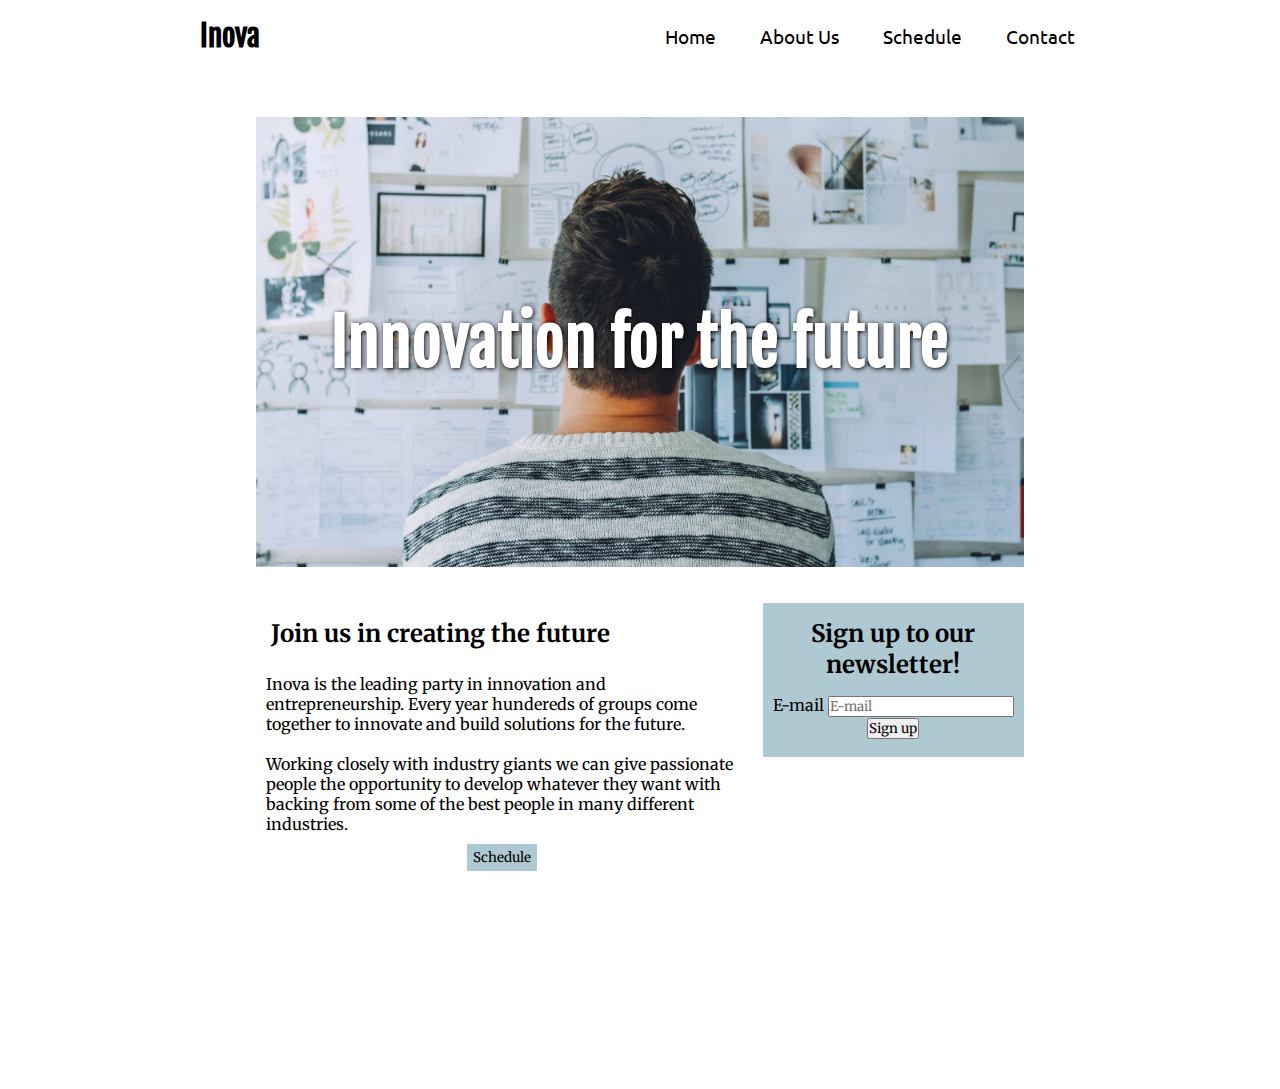
<file: index.html>
<!DOCTYPE html>
<html lang="en">
  <head>
    <meta charset="UTF-8" />
    <meta name="viewport" content="width=device-width, initial-scale=1.0" />
    <title>Inova - Innovation Camp</title>
    <link rel="stylesheet" href="./css/general.css" />
    <link rel="stylesheet" href="./css/index.css" />
  </head>
  <body>
    <nav>
      <h1 class="very-large fjalla padding-15">Inova</h1>
      <ul>
        <li class=""><a href="./index.html">Home</a></li>
        <li class=""><a href="./about.html">About Us</a></li>
        <li class=""><a href="./schedule.html">Schedule</a></li>
        <li class=""><a href="./contact.html">Contact</a></li>
      </ul>
    </nav>
    <section class="wrapper">
      <section class="image-container" id="fp-1">
        <h2 class="white fjalla" id="motto">Innovation for the future</h2>
      </section>
      <section class="spacer"></section>
      <section class="content-container">
        <section class="sub-container" id="sub-cont-1">
          <h3 class="large padding-15">Join us in creating the future</h3>
          <p class="padding-10">
            Inova is the leading party in innovation and entrepreneurship. Every year
            hundereds of groups come together to innovate and build solutions for the 
            future.
          </p>
          <p class="padding-10">
            Working closely with industry giants we can give passionate people
            the opportunity to develop whatever they want with backing from some of
            the best people in many different industries.
          </p>
          <button class="sb"><a href="./schedule.html">Schedule</a></button>
        </section>
        <section class="sub-container" id="sub-cont-2">
          <h3 class="large padding-15 center">Sign up to our newsletter!</h3>
          <form action="./schedule.html" title="Newsletter form">
            <label for="email">E-mail</label>
            <input type="text" id="email" name="E-mail" title="E-mail" placeholder="E-mail" />
            <input type="submit" value="Sign up" title="Sign up for newsletter" />
          </form>
        </section>
      </section>
      <section class="spacer"></section>
    </section>
  </body>
</html>
</file>
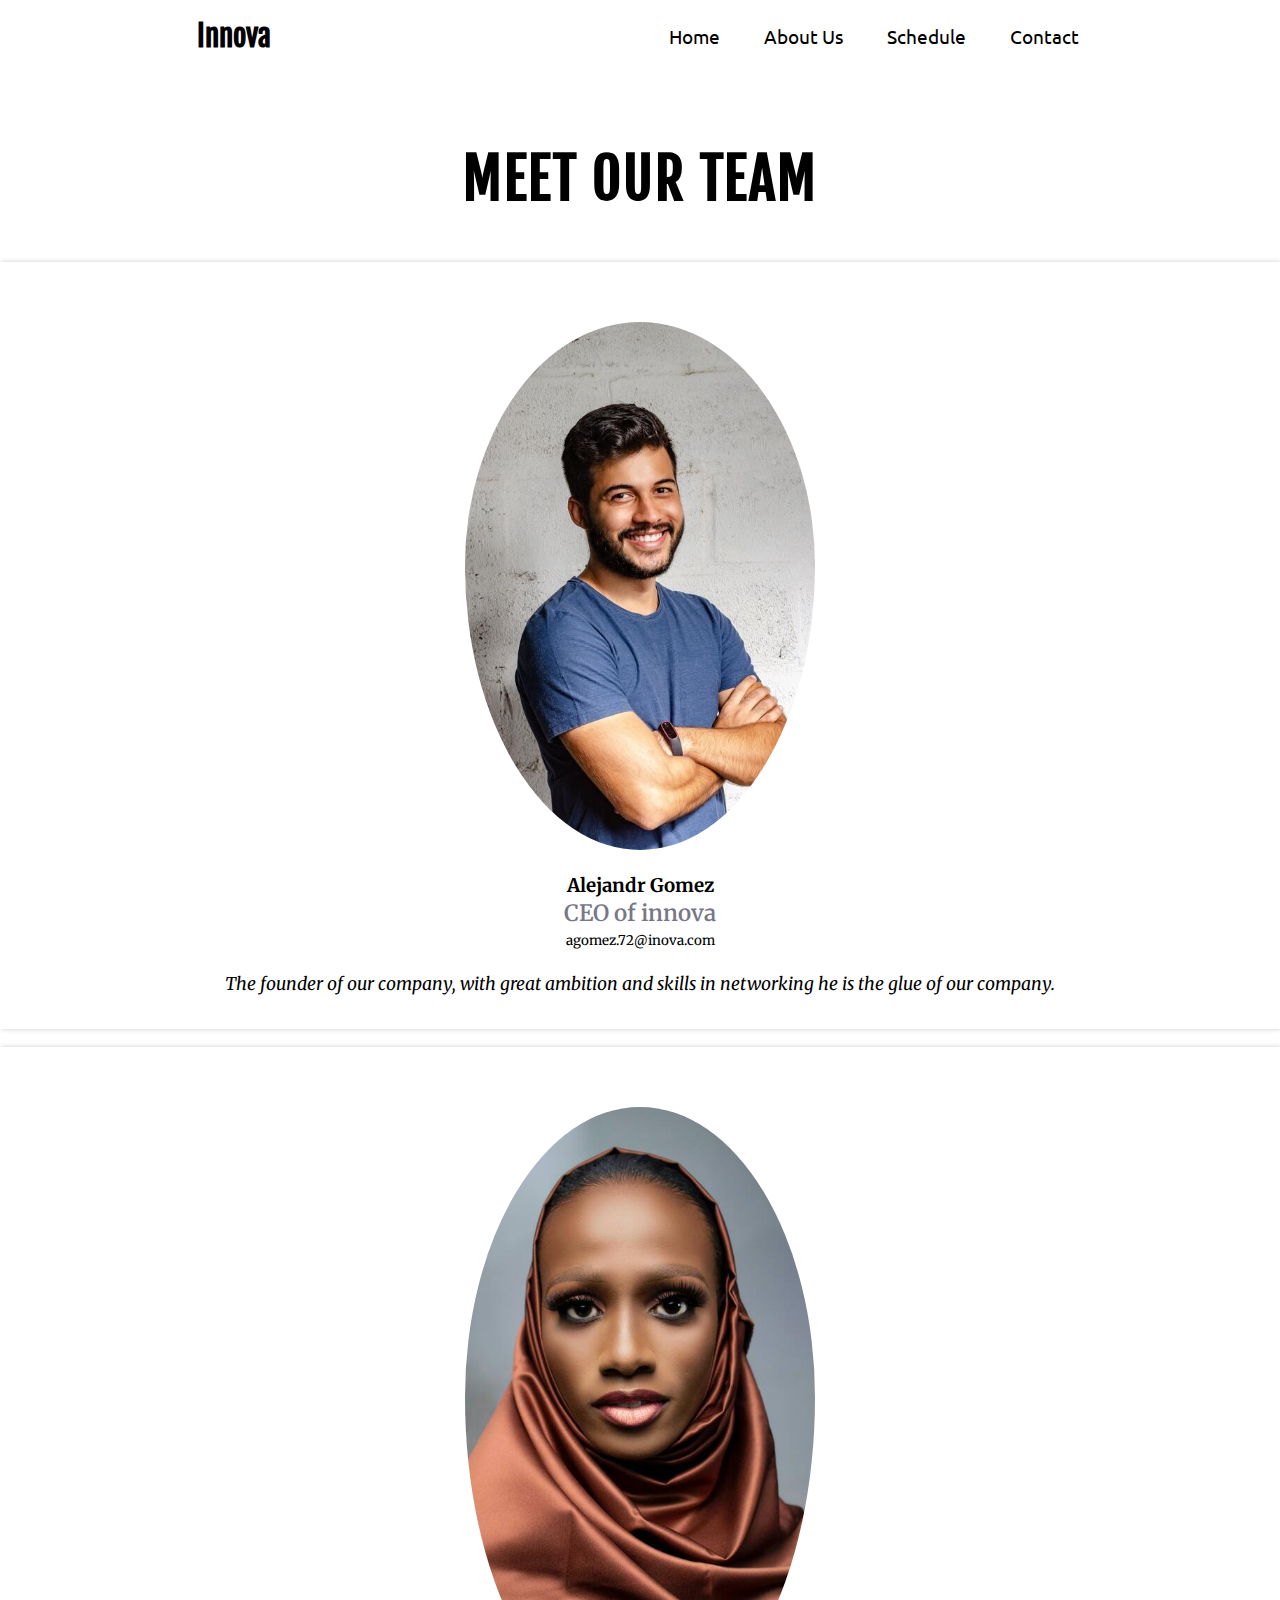
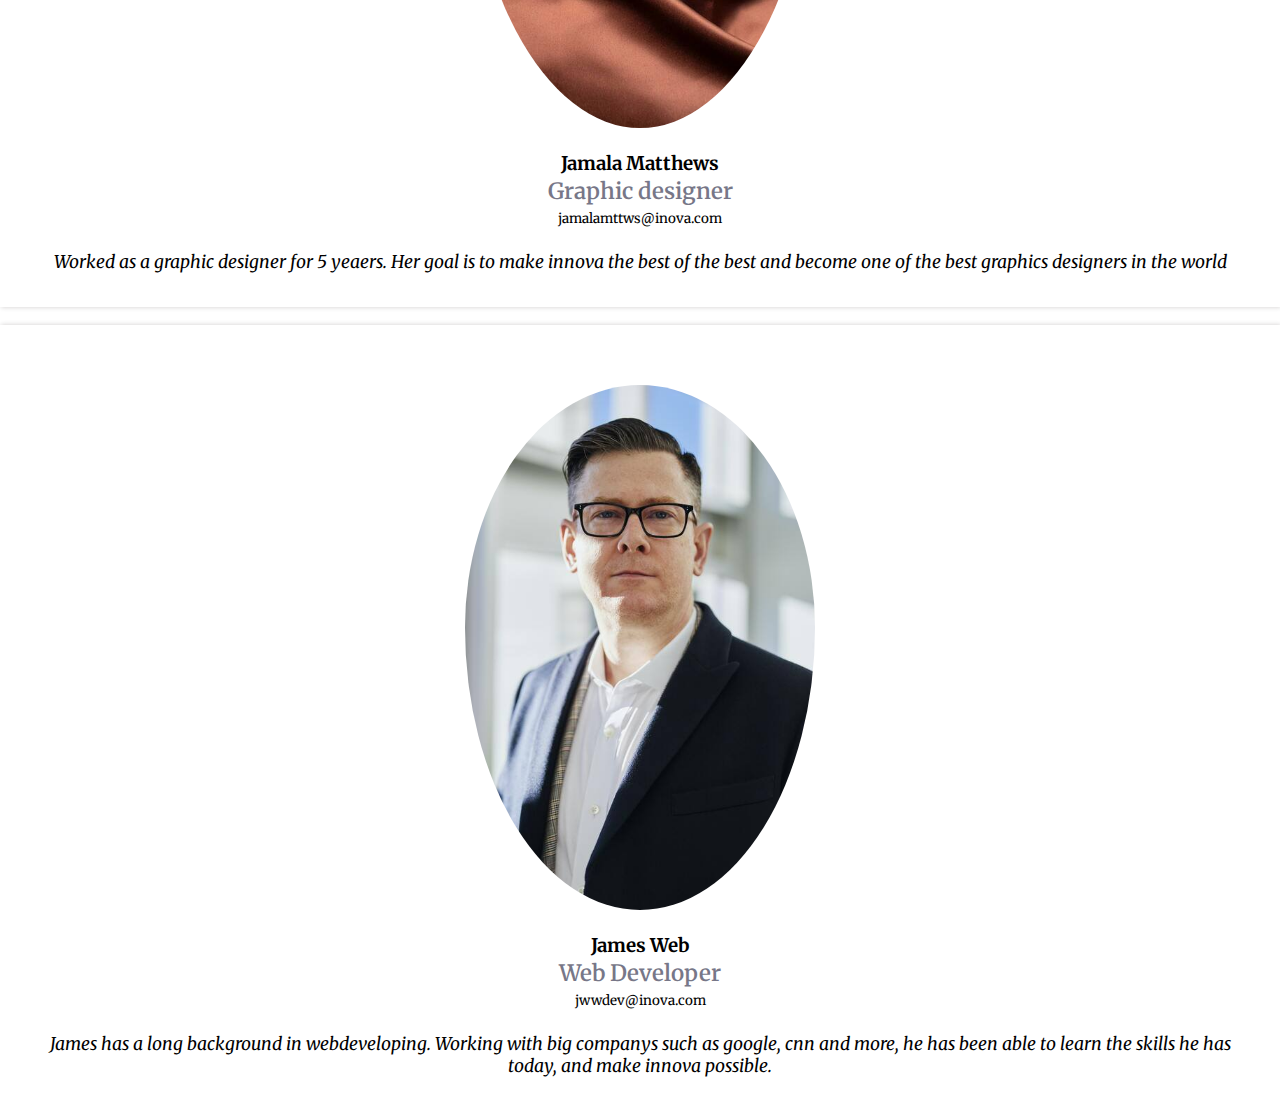
<file: about.html>
<!DOCTYPE html>
<html lang="en">
  <head>
    <meta charset="utf-8" />
    <meta name="viewport" content="width=device-width, initial-scale=1.0" />
    <title>About Us</title>
    <link rel="stylesheet" type="text/css" href="./css/general.css" />
    <link rel="stylesheet" type="text/css" href="./css/about.css" />
  </head>
  <body>
    <nav>
      <h1 class="very-large fjalla padding-15">Innova</h1>
      <ul>
        <li class=""><a href="./index.html">Home</a></li>
        <li class=""><a href="./about.html">About Us</a></li>
        <li class=""><a href="./schedule.html">Schedule</a></li>
        <li class=""><a href="./contact.html">Contact</a></li>
      </ul>
    </nav>

    <section class="container">
      <h1 class="heading fjalla center">Meet our TEAM</h1>

      <section class="item">
        <img src="./images/2.jpg" section alt="Headshot of Alejandr Gomez" class="staff" />
        <section class="members">
          <h3>Alejandr Gomez</h3>
          <p class="jobtitle">CEO of innova</p>
          <p><small>agomez.72@inova.com</small></p>
          <p class="about">
            The founder of our company, with great ambition and skills in
            networking he is the glue of our company.
          </p>
        </section>
      </section>

      <section class="item">
        <section class="members">
          <img src="./images/1.jpg" alt="Headshot of Jamala Matthews" section class="staff" />
          <h3>Jamala Matthews</h3>
          <p class="jobtitle">Graphic designer</p>
          <p><small>jamalamttws@inova.com</small></p>
          <p class="about">
            Worked as a graphic designer for 5 yeaers. Her goal is to make
            innova the best of the best and become one of the best graphics
            designers in the world
          </p>
        </section>
      </section>

      <section class="item">
        <img src="./images/3.jpg" alt="Headshot of James Web" section class="staff" />
        <section class="members">
          <h3>James Web</h3>
          <p class="jobtitle">Web Developer</p>
          <p><small>jwwdev@inova.com</small></p>
          <p class="about">
            James has a long background in webdeveloping. Working with big
            companys such as google, cnn and more, he has been able to learn the
            skills he has today, and make innova possible.
          </p>
        </section>
      </section>
    </section>
  </body>
</html>
</file>
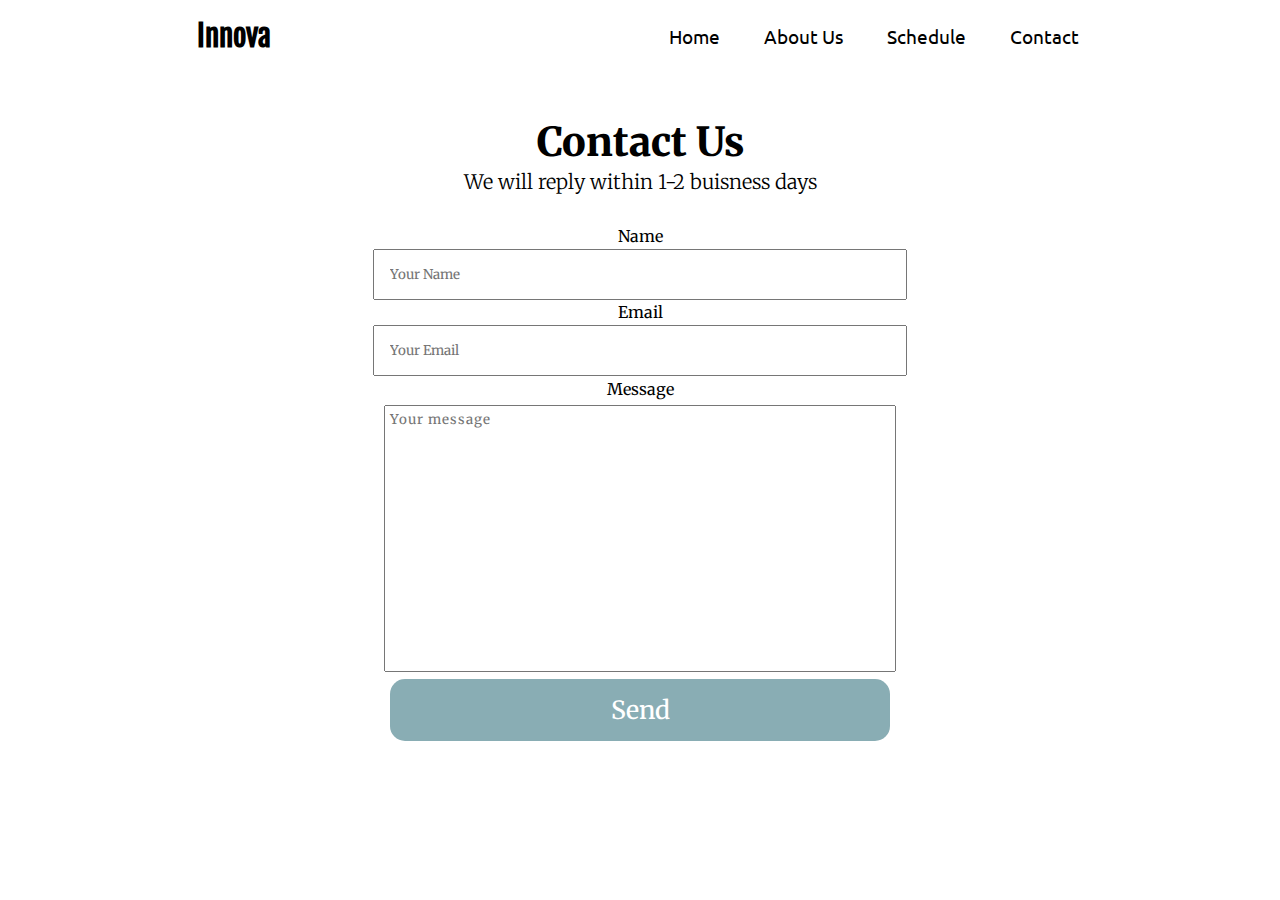
<file: contact.html>
<!DOCTYPE html>
<html lang="en">
  <head>
    <meta charset="UTF-8" />
    <meta name="viewport" content="width=device-width, initial-scale=1.0" />
    <title>Contact Us</title>
    <link rel="stylesheet" href="./css/general.css" />
    <link rel="stylesheet" href="./css/contact.css" />
    <!-- Link ditt CSS her. -->
  </head>
  <body>
    <nav>
      <h1 class="very-large fjalla padding-15">Innova</h1>
      <ul>
        <li class=""><a href="./index.html">Home</a></li>
        <li class=""><a href="./about.html">About Us</a></li>
        <li class=""><a href="./schedule.html">Schedule</a></li>
        <li class=""><a href="./contact.html">Contact</a></li>
      </ul>
    </nav>
    <h2 class="title">Contact Us</h2>
    <h3 class="reply">We will reply within 1-2 buisness days</h3>

    <form class="Contact" action="index.html" title="Contact Form" method="post">
      <label for="name">Name</label>
      <input
        type="text"
        name="name"
        class="typeinn"
        placeholder="Your Name"
        required
        id="name"
        title="Name"
      />
      <label for="email">Email</label>
      <input
        type="email"
        name="email"
        class="typeinn"
        placeholder="Your Email"
        required
        id="email"
        title="E-mail"
      />
      <label for="message">Message</label>
      <textarea
        name="message"
        class="message"
        rows="15"
        placeholder="Your message"
        required
        id="message"
        title="Message"
      ></textarea>
      <input type="submit" name="submit" class="sendbutton" title="Send Message" value="Send" />
    </form>
  </body>
</html>
</file>
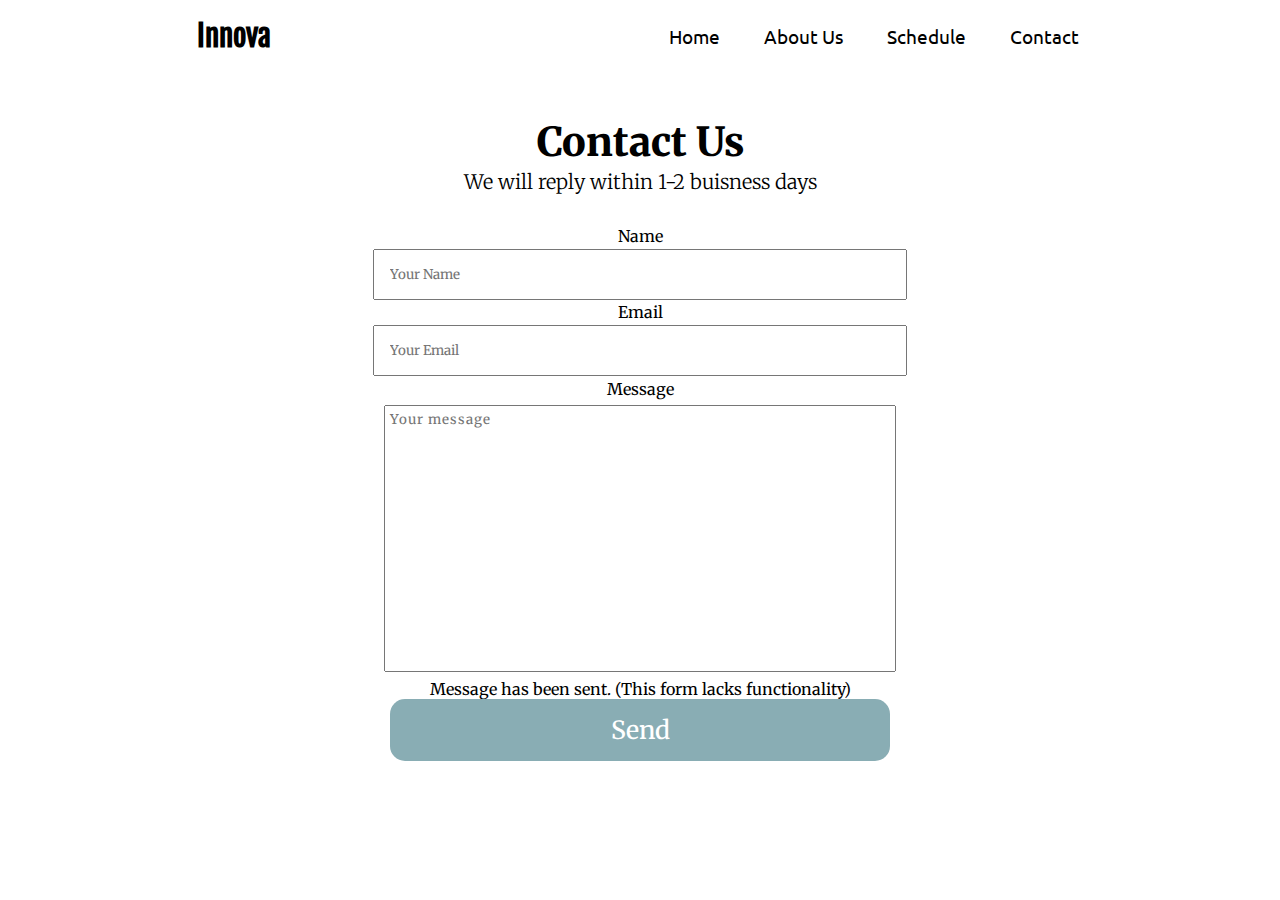
<file: contact2.html>
<!DOCTYPE html>
<html lang="en">
  <head>
    <meta charset="UTF-8" />
    <meta name="viewport" content="width=device-width, initial-scale=1.0" />
    <title>Contact Us</title>
    <link rel="stylesheet" href="./css/general.css" />
    <link rel="stylesheet" href="./css/contact.css" />
    <!-- Link ditt CSS her. -->
  </head>
  <body>
    <nav>
      <h1 class="very-large fjalla padding-15">Innova</h1>
      <ul>
        <li class=""><a href="./index.html">Home</a></li>
        <li class=""><a href="./about.html">About Us</a></li>
        <li class=""><a href="./schedule.html">Schedule</a></li>
        <li class=""><a href="./contact.html">Contact</a></li>
      </ul>
    </nav>
    <h2 class="title">Contact Us</h2>
    <h3 class="reply">We will reply within 1-2 buisness days</h3>

    <form class="Contact" action="contact2.html" title="Contact Form" method="post">
      <label for="name">Name</label>
      <input
        type="text"
        name="name"
        class="typeinn"
        placeholder="Your Name"
        required
        id="name"
        title="Name"
      />
      <label for="email">Email</label>
      <input
        type="email"
        name="email"
        class="typeinn"
        placeholder="Your Email"
        required
        id="email"
        title="E-mail"
      />
      <label for="message">Message</label>
      <textarea
        name="message"
        class="message"
        rows="15"
        placeholder="Your message"
        required
        id="message"
        title="Message"
      ></textarea>
      <p>Message has been sent. (This form lacks functionality)</p>
      <input type="submit" name="submit" class="sendbutton" title="Send Message" value="Send" />
    </form>
  </body>
</html>
</file>
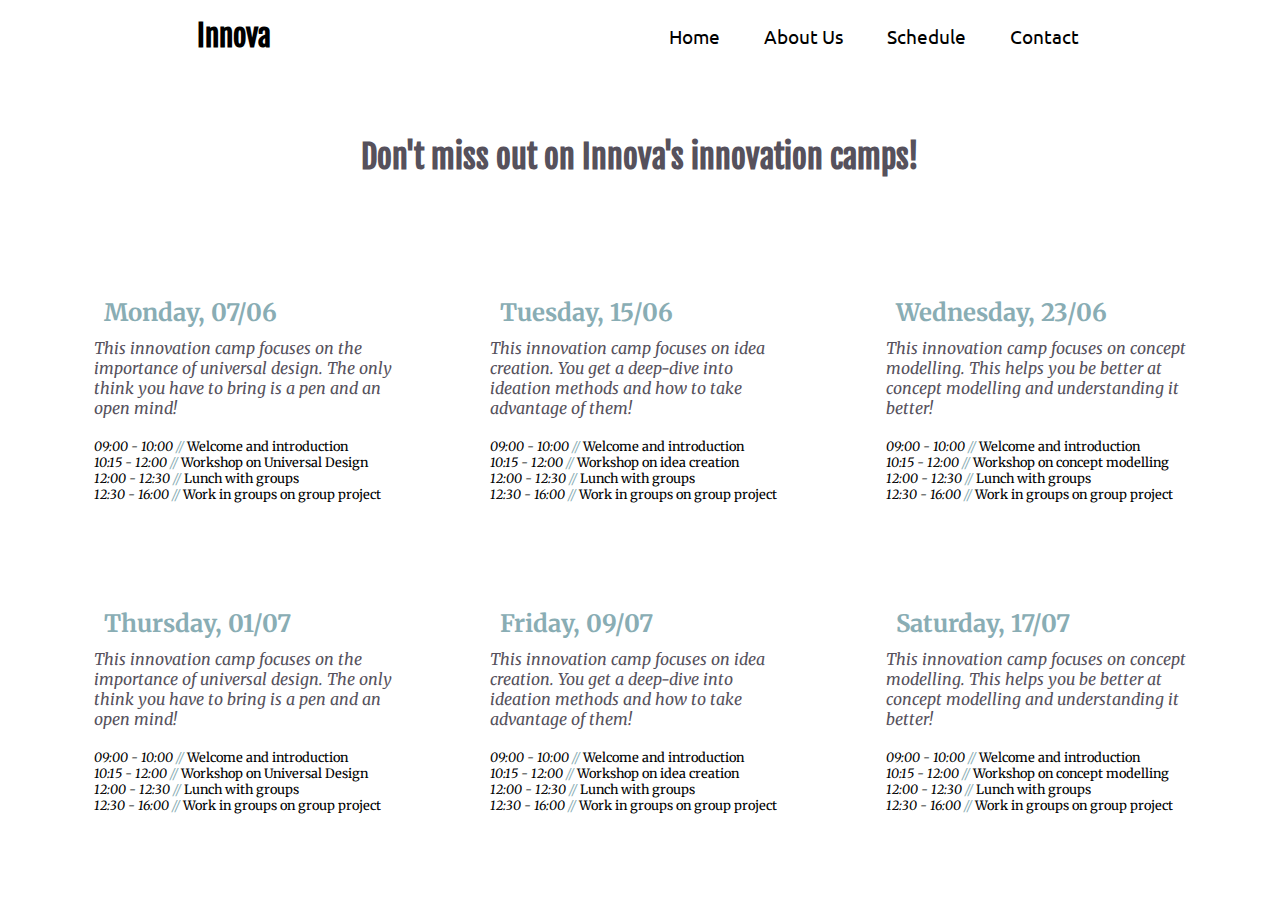
<file: schedule.html>
<!DOCTYPE html>
<html lang="en">
  <head>
    <meta charset="UTF-8" />
    <meta name="viewport" content="width=device-width, initial-scale=1.0" />
    <title>Our Schedule</title>
    <link rel="stylesheet" href="./css/general.css" />
    <link rel="stylesheet" href="./css/schedule.css" />
  </head>
  <body>
    <nav>
      <h1 class="very-large fjalla padding-15">Innova</h1>
      <ul>
        <li class=""><a href="./index.html">Home</a></li>
        <li class=""><a href="./about.html">About Us</a></li>
        <li class=""><a href="./schedule.html">Schedule</a></li>
        <li class=""><a href="./contact.html">Contact</a></li>
      </ul>
    </nav>

    <br />
    <h1 class="introduction fjalla dark-blue">
      Don't miss out on Innova's innovation camps!
    </h1>
    <br />

    <section class="flex-container">
      <section class="text-container">
        <h3 class="teal padding-10 large">Monday, 07/06</h3>
        <p class="dark-blue">
          <em
            >This innovation camp focuses on the importance of universal design.
            The only think you have to bring is a pen and an open mind!</em
          >
        </p>
        <br />
        <p class="small">
          <em>09:00 - 10:00</em> <em class="teal">//</em> Welcome and
          introduction <br />
          <em>10:15 - 12:00</em> <em class="teal">//</em> Workshop on Universal
          Design <br />
          <em>12:00 - 12:30</em> <em class="teal">//</em> Lunch with groups
          <br />
          <em>12:30 - 16:00</em> <em class="teal">//</em> Work in groups on
          group project
        </p>
      </section>
      <section class="text-container">
        <h3 class="teal padding-10 large">Tuesday, 15/06</h3>
        <p class="dark-blue">
          <em>This innovation camp focuses on idea creation. You get a deep-dive
            into ideation methods and how to take advantage of them!</em>
        </p>
        <br />
        <p class="small">
          <em>09:00 - 10:00</em> <em class="teal">//</em> Welcome and
          introduction <br /><em>10:15 - 12:00</em>
          <em class="teal">//</em> Workshop on idea creation <br />
          <em>12:00 - 12:30</em> <em class="teal">//</em> Lunch with groups
          <br />
          <em>12:30 - 16:00</em> <em class="teal">//</em> Work in groups on
          group project
        </p>
      </section>
      <section class="text-container">
        <h3 class="teal padding-10 large">Wednesday, 23/06</h3>
        <p class="dark-blue">
          <em>This innovation camp focuses on concept modelling. This helps you
            be better at concept modelling and understanding it better!</em>
        </p>
        <br />
        <p class="small">
          <em>09:00 - 10:00</em> <em class="teal">//</em> Welcome and
          introduction <br /><em>10:15 - 12:00</em>
          <em class="teal">//</em> Workshop on concept modelling <br />
          <em>12:00 - 12:30</em> <em class="teal">//</em> Lunch with groups
          <br />
          <em>12:30 - 16:00</em> <em class="teal">//</em> Work in groups on
          group project
        </p>
      </section>
      <section class="text-container">
        <h3 class="teal padding-10 large">Thursday, 01/07</h3>
        <p class="dark-blue">
          <em
            >This innovation camp focuses on the importance of universal design.
            The only think you have to bring is a pen and an open mind!</em
          >
        </p>
        <br />
        <p class="small">
          <em>09:00 - 10:00</em> <em class="teal">//</em> Welcome and
          introduction <br /><em>10:15 - 12:00</em>
          <em class="teal">//</em> Workshop on Universal Design <br />
          <em>12:00 - 12:30</em> <em class="teal">//</em> Lunch with groups
          <br />
          <em>12:30 - 16:00</em> <em class="teal">//</em> Work in groups on
          group project
        </p>
      </section>
      <section class="text-container">
        <h3 class="teal padding-10 large">Friday, 09/07</h3>
        <p class="dark-blue">
          <em
            >This innovation camp focuses on idea creation. You get a deep-dive
            into ideation methods and how to take advantage of them!</em
          >
        </p>
        <br />
        <p class="small">
          <em>09:00 - 10:00</em> <em class="teal">//</em> Welcome and
          introduction <br /><em>10:15 - 12:00</em>
          <em class="teal">//</em> Workshop on idea creation <br />
          <em>12:00 - 12:30</em> <em class="teal">//</em> Lunch with groups
          <br />
          <em>12:30 - 16:00</em> <em class="teal">//</em> Work in groups on
          group project
        </p>
      </section>
      <section class="text-container">
        <h3 class="teal padding-10 large">Saturday, 17/07</h3>
        <p class="dark-blue">
          <em
            >This innovation camp focuses on concept modelling. This helps you
            be better at concept modelling and understanding it better!</em
          >
        </p>
        <br />
        <p class="small">
          <em>09:00 - 10:00</em> <em class="teal">//</em> Welcome and
          introduction <br /><em>10:15 - 12:00</em>
          <em class="teal">//</em> Workshop on concept modelling <br />
          <em>12:00 - 12:30</em> <em class="teal">//</em> Lunch with groups
          <br />
          <em>12:30 - 16:00</em> <em class="teal">//</em> Work in groups on
          group project
        </p>
      </section>
    </section>
  </body>
</html>
</file>
<file: css/general.css>
/* 
Dette er den generelle CSS filen. Dette fungerer på samme måte som f.eks. et CSS framework, i og med at det
er tilgjengelig på alle sidene og man kan hente og bruke fra dette dokumentet som man ønsker.
*/

/* Her importerer vi 2 fonter fra fonts.google.com */
@import url('https://fonts.googleapis.com/css2?family=Fjalla+One&family=Merriweather:ital,wght@0,300;0,400;0,700;0,900;1,300;1,400;1,700;1,900&family=Ubuntu:wght@300;400;500;700&display=swap');
/* Fjerner standard margin og padding som ligger inne i alle HTMl elementer som default. */
* {
    margin: 0%;
    padding: 0%;
    /* Setter standard fontent til Merriweather */
    font-family: "Merriweather", serif;
}

/* Setter høyden til body lik høyden til nettleseren. */
html, body  {
    height: 100%;
}

/* Generelle tekstelementer */


/* Legg til classen på objekter du vil at skal bruke Fjalla fonten */
.fjalla {
    font-family: 'Fjalla One', sans-serif !important;
}

.merriweather {
    font-family: 'Merriweather', serif;
}

/* Forskjellige universielle tekst-størrelser */
.small {
    font-size: 0.8rem;
}

.medium {
    font-size: 1.2rem;
}

.large {
    font-size: 1.5rem;
}

.very-large {
    font-size: 1.8rem;
}

/* Forskjellige universielle paddinger for tekst */
.padding-5 {
    padding: 5px !important;
}

.padding-10 {
    padding: 10px !important;
}

.padding-15 {
    padding: 15px !important;
}

/* Farger */
.white {
    color: #fff;
}

.black {
    color: #000;
}

.center {
    text-align: center;
}

/* Navigasjon */
nav {
    width: 100%;
    height: 8vh;
    min-height: 60px;
    /* background-color: #aec9d1; */
    display: flex;
    justify-content: space-around;
    align-items: center;
    flex-wrap: wrap;
    color: black;
    margin-bottom: 5vh;
}

nav ul {
    list-style: none;
}

nav ul li {
    display: inline-block;
    margin: 0 10px;
    padding: 0 10px;
    font-family: 'Ubuntu', sans-serif !important;
    height: 8vh;
    line-height: 8vh;
    font-size: 1.2rem;
}

nav ul li:hover {
    background-color: #ffc2c4;
}

/* Linkstyle */
a {
    text-decoration: none;
    color: inherit;
    font-family: inherit;
}

.center {
    text-align: center;
    margin: auto;
}


/* Queries */
@media only screen and (max-width: 360px) {
    nav ul li {
        font-size: 0.6rem;
        margin: 0 0;
        padding: 0 2px;
    }
}

@media only screen and (min-width: 600px) {
    
}

@media only screen and (max-width: 768px) {
    nav ul li {
        font-size: 0.8rem;
    }
}

@media only screen and (min-width: 992px) {

}

@media only screen and (min-width: 1200px) {

}
</file>
<file: css/index.css>
.wrapper {
    width: 60%;
    height: 100%;
    margin: auto;
}

.image-container {
    width: 100%;
    height: 50vh;
    background-image: url('../images/fp-2.jpg');
    background-position: 65% 50%;
    background-size: cover;
    background-repeat: no-repeat;   
}

.content-container {
    width: 100%;
    height: 50vh;
    display: flex;
    justify-content: space-between;
    align-items: center;
}

.sub-container {
    
    height: 100%;
    display: inline-block;
}

#sub-cont-1 {
    width: 64%;
    
}

#sub-cont-2 {
    width: 34%;
    height: auto !important;
    background-color: #AEC9D1;
    align-self: flex-start;
}
.spacer {
    width: 100%;
    height: 4vh;
}

form {
    width: 100%;
    margin-bottom: 2vh;
    text-align: center;
}

form input {

}


button {
    width: 70px;
    height: 3vh;
    border-radius: 0;
    border: none;
    outline: none;
    background-color: #FFC2c4;
    text-align: center;
    margin: auto;
    display: block;
}

#fp-1 {
    display: flex;
    justify-content: center;
    align-items: center;
}

#motto {
    font-size: 4rem !important;
    text-shadow: 1px 1px 5px black;
    text-align: center;
}

.sb {
    background-color: #AEC9D1;
}

.sb:hover {
    background-color: #81acb9;
}

.sb:focus {
    border: 1px solid black;
}

/* Queries */
@media only screen and (max-width: 360px) {
    
}

@media only screen and (min-width: 600px) {
    
}

@media only screen and (max-width: 768px) {

}

@media only screen and (min-width: 992px) {

}

@media only screen and (max-width: 1231px) {
    .content-container {
        flex-wrap: wrap;
        height: auto;
    }

    .wrapper {
        height: auto;
        margin: 3vh auto;
        padding-top: 3vh;
        width: 85%;
    }

    #sub-cont-1 {
        width: 100%;
        text-align: center;
        margin-bottom: 3vh;
    }
    #sub-cont-2 {
        width: 100%; 
    }

    .image-container {
        width: 100%;
    }
}
</file>
<file: css/about.css>
*{
    margin: 0;
    padding: 0;
    }
.heading{
    text-align: center;
    text-transform: uppercase;
    letter-spacing: 2px;
    font-size: 3.5rem;
    padding-top: 3vh;
    padding-bottom: 30px;
}

.members{
padding-bottom: 5px;
display: block;



}
    
.staff{
    width: 350px;
    padding: 20px;
    background-repeat: no-repeat;
    border-radius: 100%;
    
}

.item{
    text-align: center;
    width: 100%;
    box-shadow: 1px 0px 5px 0px rgba(20,0,0,0.2);
    margin: 2vh 0;
}

.jobtitle{
    color: #778;
    font-size: 1.8rem;
    font-weight: 600;
    padding: 5px;
}


.about{
    font-size: 1.1rem;
    margin: 1.5rem 0;
    font-style: italic;
    text-align: center;
    
}

/* Media Queries */
@media screen and (max-width: 1100px) {
    .jobtitle{
          font-size: 1.4rem;
          padding: 2px;
      }
      .about{
        padding: 0 30px 5px 30px;
      }
      
      .staff{
          padding-top: 60px;
      
          }
    
        
  }

@media screen and (max-width: 992px) {
    
    .jobtitle{
          font-size: 2 rem;
          padding: 2px;
      }
      .about{
        padding: 0 30px 5px 30px;
          font-size: 1.1rem;
      }
      
      .staff{
          padding-top: 60px;
      
    }
}

  @media screen and (min-width: 660px) {
      .jobtitle{
          font-size: 1.4rem;
          padding: 2px;
      }
      .about{
          padding: 0 30px 5px 30px;
          font-size: 1.1rem
      }
      
      .staff{
          padding-top: 60px;
      
      }
}
</file>
<file: css/contact.css>
body{
    margin: 0;
    padding: 0;
    text-align: center;
}

.title{
    font-weight: 800;
    font-size: 40px;
    margin-bottom: 2px;
}

.reply{
    font-weight: 100;
    font-size: 20px;
}

.Contact{
    display: flex;
    flex-direction: column;
    align-items: center;
    padding: 2em;
}

.typeinn{
margin: 0.2em;
flex-basis: 15%;
padding: 15px;
width: 70%;
max-width: 500px;
}

.message{
margin: 0.5em;
letter-spacing: 1px;
padding: 5px;
resize: none;
width: 70%;
max-width: 500px;
}

.sendbutton{
    width: 70%;
    max-width: 500px;
    padding: 15px;
    font-weight:500;
    background-color: #89adb4;
    color: white;
    border: none;
    border-radius: 15px;
    font-size: 25px;
    
}

.sendbutton:hover{
    opacity: 0.7;
    cursor: pointer;
}

@media only screen and (max-width: 360px) {
    
    .title{
        font-size: 20px;
    }
    .reply{
        font-size: 10px;
    }

}

@media only screen and (max-width: 400px) {
    .title{
        font-size: 10px;
        padding-top: 20px;
    }
    .reply{
        font-size: 5px;
    }
    
    
}

@media only screen and (max-width: 600px) {
    .title{
        font-size: 20px;
        padding-top: 20px;
    }
    .reply{
        font-size: 10px;
    }

}

@media only screen and (max-width: 768px) {
    .title{
        font-size: 40px;
    }
    .reply{
        font-size: 20px;
    }

}

@media only screen and (max-width: 992px) {
.title{
        font-size: 40px;
    }
    .reply{
        font-size: 20px;
    }

}

@media only screen and (max-width: 1200px) {
    .title{
        font-size: 40px;
    }
    .reply{
        font-size: 20px;
    }

}
</file>
<file: css/schedule.css>
.flex-container {
  display: flex;
  flex-direction: row;
  justify-content: center;
  flex-wrap: wrap;
}

.text-container {
  align-self: center;
  margin: 0 3rem 6rem 3rem;
  flex-basis: 300px;
}

.dark-blue {
  color: #56515C;
}

.teal {
  color: #89ADB4;
}

.introduction {
  margin-bottom: 10vh;
  text-align: center;
}

.small-medium {
  font-size: 1.0rem;
}
</file>
